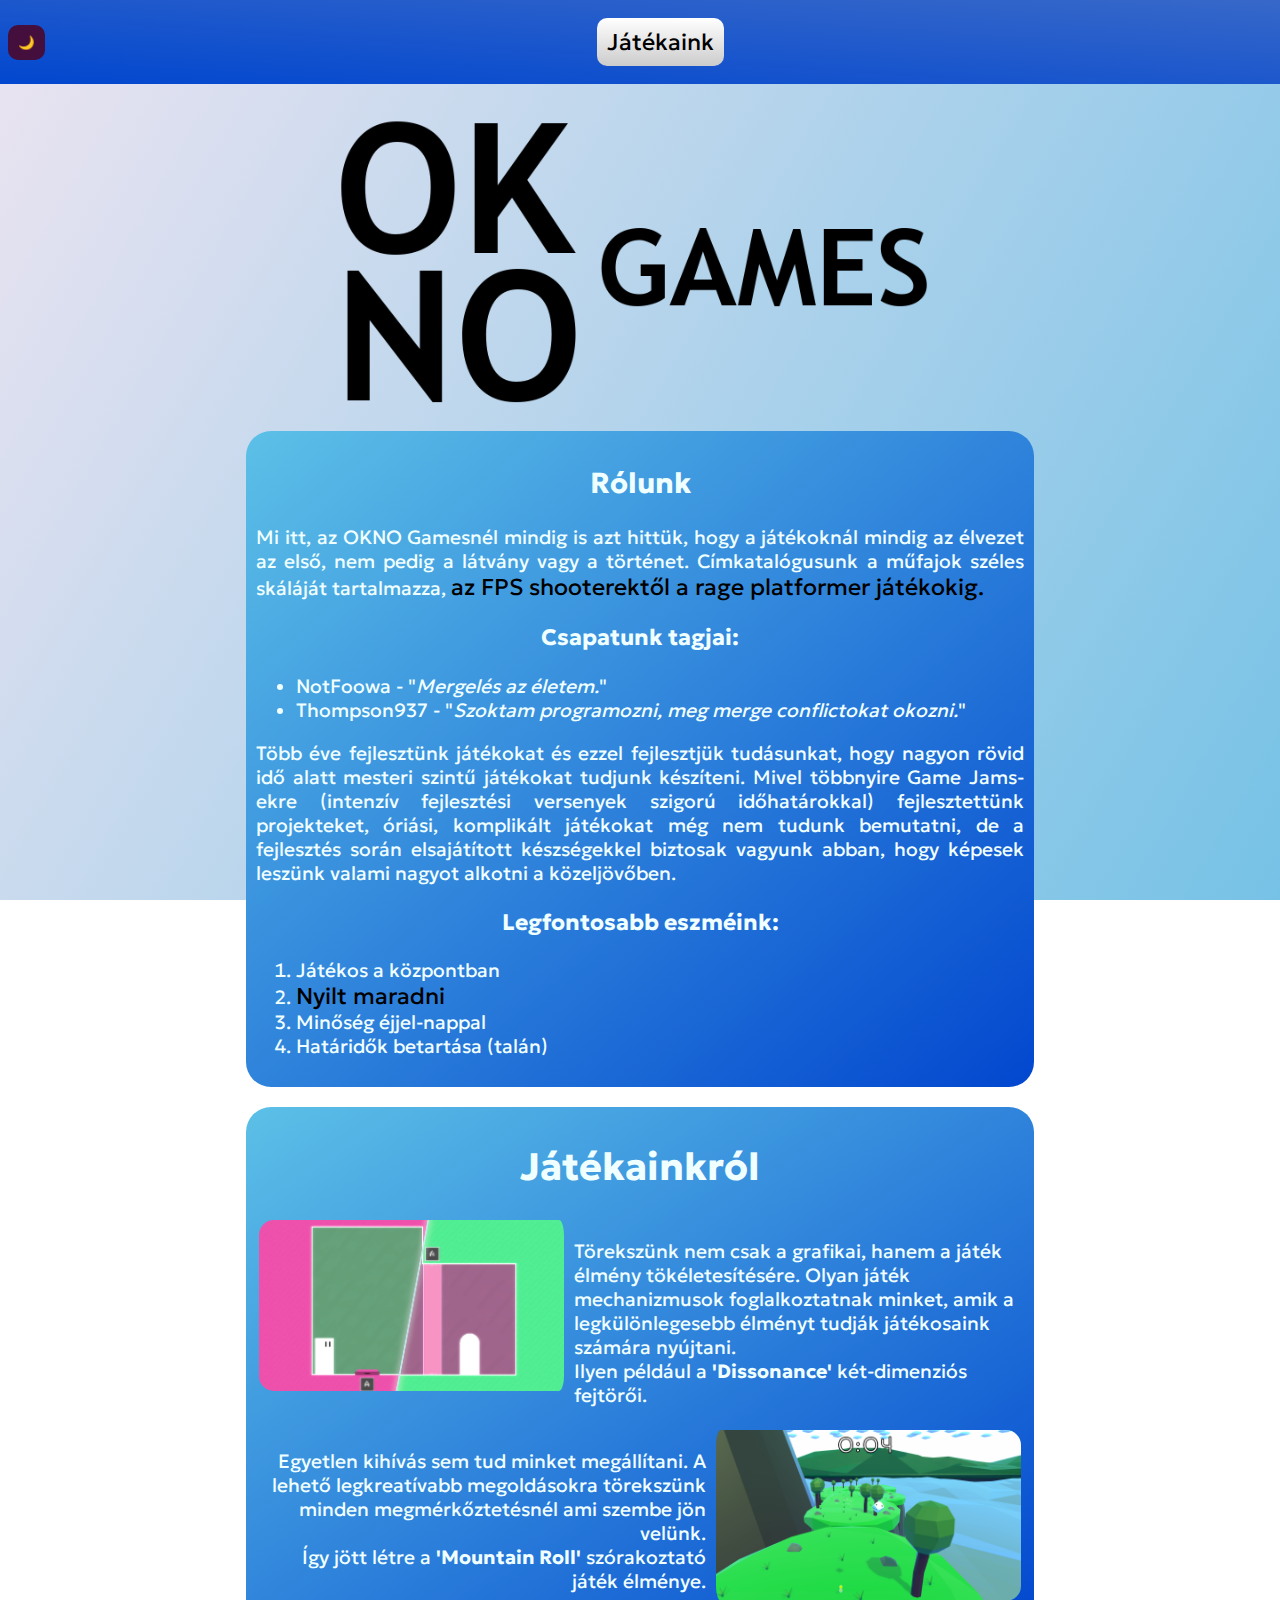
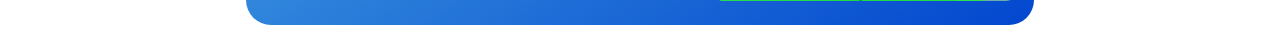
<file: index.html>
<!DOCTYPE html>
<html lang="hu">

<head>
    <meta charset="UTF-8">
    <meta http-equiv="X-UA-Compatible" content="IE=edge">
    <meta name="viewport" content="width=device-width, initial-scale=1.0">
    <link rel="stylesheet" href="style.css" id="pagestyle">
    <title>OKNO Főoldal</title>
    <script src="dascriptusmagnus.js"></script>
</head>

<body>
    <div class="menubar">
        <table>
            <tr>
                <td>
                    <button id="darkmode" onclick="toggleDarkMode()">
                        🌙
                    </button>
                </td>
                <td style="text-align: center; width: 100%;">
                    <a href="games.html" class="button">Játékaink</a>
                </td>
            </tr>
        </table>
    </div>
    <img src="grafikus/okno-cimkep.png" alt="" id="cimkep">
    <div class="bubble">
        <h2>Rólunk</h2>

        <p>
            Mi itt, az OKNO Gamesnél mindig is azt hittük, hogy a játékoknál mindig az élvezet az első, nem pedig a
            látvány vagy a történet. Címkatalógusunk a műfajok széles skáláját tartalmazza, <a href="#jatekainkrol">az FPS shooterektől a rage
            platformer játékokig.</a>
        </p>

        <h3>Csapatunk tagjai:</h3>
        <ul>
            <li>NotFoowa - "<i>Mergelés az életem.</i>" </li>
            <li>Thompson937 - "<i>Szoktam programozni, meg merge conflictokat okozni.</i>" </li>
        </ul>

        <p>
            Több éve fejlesztünk játékokat és ezzel fejlesztjük tudásunkat, hogy nagyon rövid idő alatt mesteri szintű
            játékokat tudjunk készíteni. Mivel többnyire Game Jams-ekre (intenzív fejlesztési versenyek szigorú
            időhatárokkal) fejlesztettünk projekteket, óriási, komplikált játékokat még nem tudunk bemutatni, de a
            fejlesztés során elsajátított készségekkel biztosak vagyunk abban, hogy képesek leszünk valami nagyot
            alkotni a közeljövőben.
        </p>

        <h3>Legfontosabb eszméink:</h3>
        <ol>
            <li>Játékos a központban</li>
            <li><a href="style.css">Nyilt maradni</a></li>
            <li>Minőség éjjel-nappal</li>
            <li>Határidők betartása (talán)</li>
        </ol>
    </div>

    <div class="bubble" id="jatekainkrol">
        <h1>Játékainkról</h1>
        <table>
            <tr>
                <td>
                    <img src="grafikus/gaming1.png" alt="Kép a Dissonance cimű játékunkról" class="roundedimg" style="float: left; width: 40%; padding-right: 10px;">
                    
                    <p style="text-align: left;">
                        Törekszünk nem csak a grafikai, hanem a játék élmény tökéletesítésére. Olyan játék mechanizmusok foglalkoztatnak minket, amik a legkülönlegesebb élményt tudják játékosaink számára nyújtani.<br>Ilyen például a <b>'Dissonance'</b> két-dimenziós fejtörői.  
                    </p>
                </td>
            </tr>
            <tr>
                <td>
                    <img src="grafikus/gaming2.png" alt="Kép a Mountain Roll cimű játékunkról" class="roundedimg" style="float: right; width: 40%; padding-left: 10px;">
                    <p style="text-align: right;">
                        Egyetlen kihívás sem tud minket megállítani. A lehető legkreatívabb megoldásokra törekszünk minden megmérkőztetésnél ami szembe jön velünk.<br>Így jött létre a <b>'Mountain Roll'</b> szórakoztató játék élménye.
                    </p>
                </td>
            </tr>
        </table>
    </div>
    &nbsp;
</body>

</html>
</file>
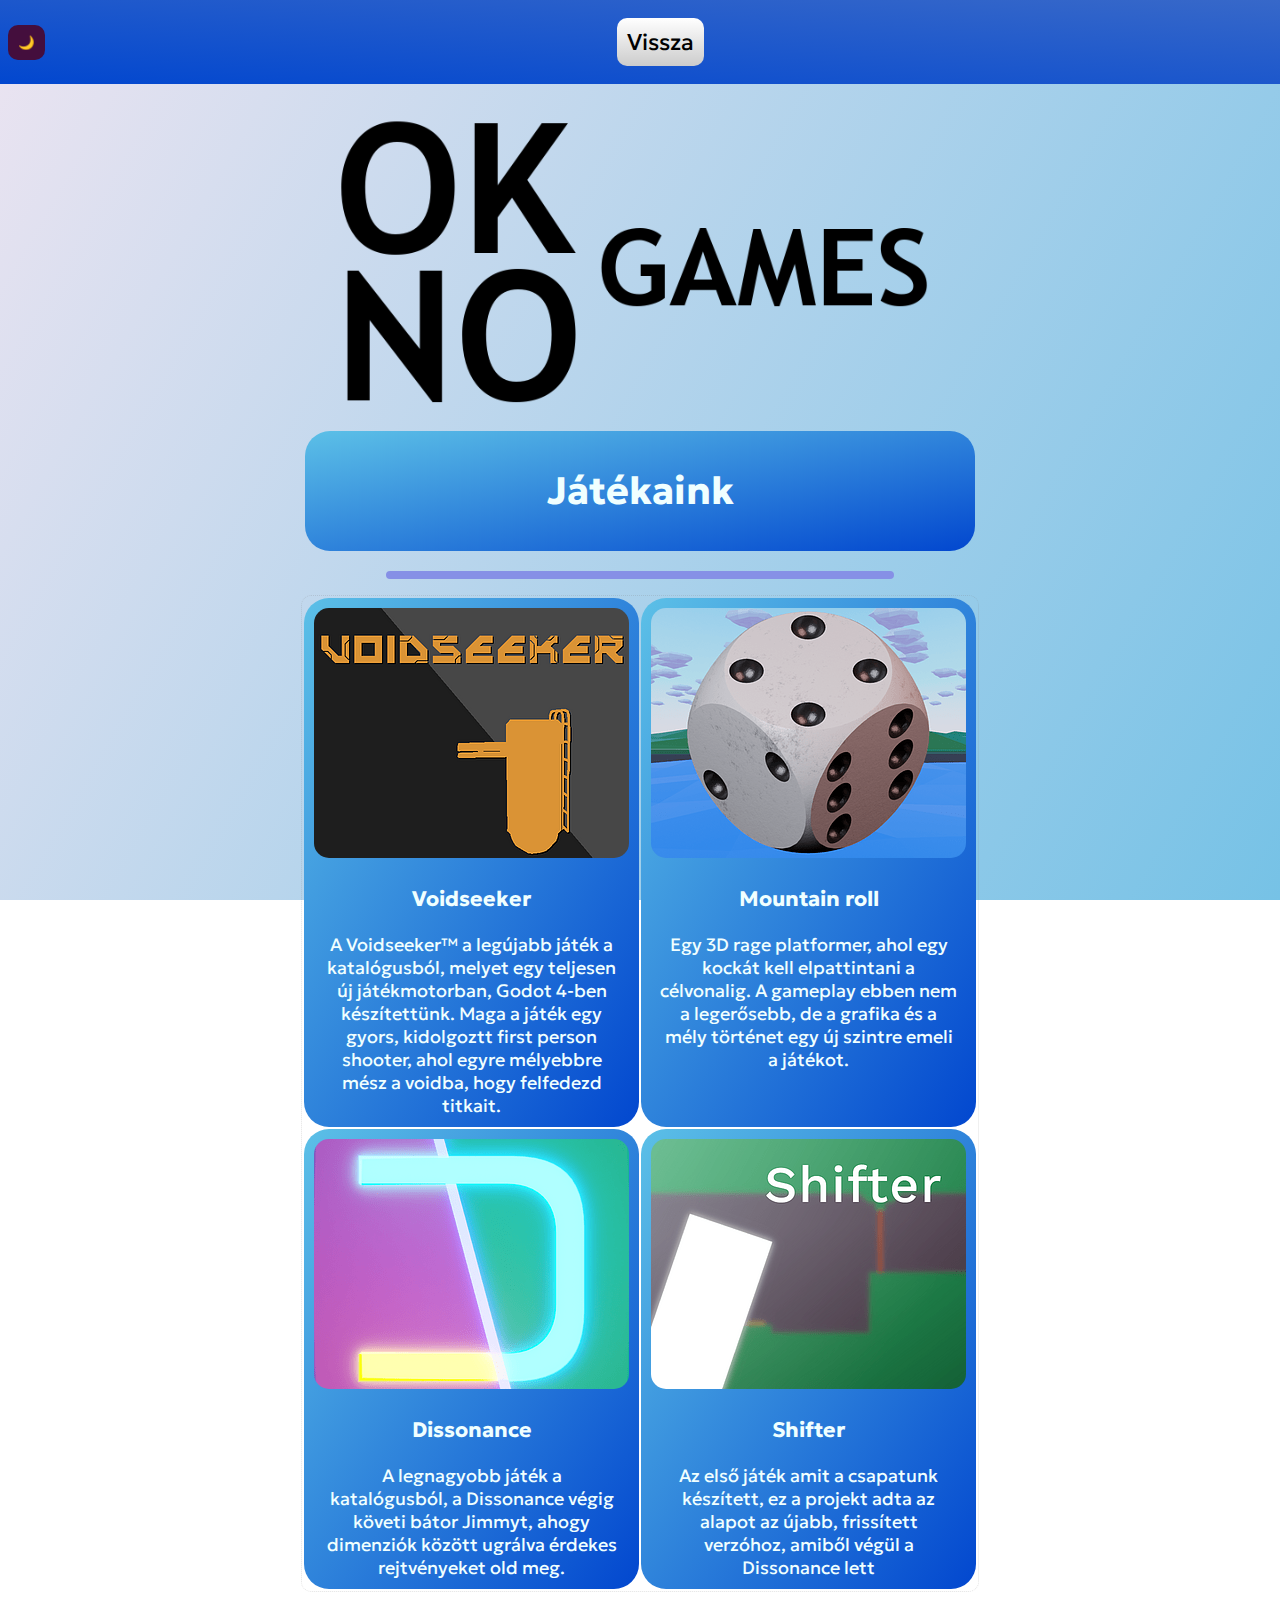
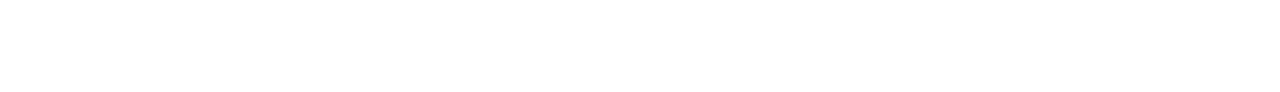
<file: games.html>
<!DOCTYPE html>
<html lang="hu">

<head>
    <meta charset="UTF-8">
    <meta http-equiv="X-UA-Compatible" content="IE=edge">
    <meta name="viewport" content="width=device-width, initial-scale=1.0">
    <link rel="stylesheet" href="style.css" id="pagestyle">
    <title>Játékok</title>
    <script src="dascriptusmagnus.js"></script>
</head>

<body>
    <div class="menubar">
        <table>
            <tr>
                <td>
                    <button id="darkmode" onclick="toggleDarkMode()">
                        🌙
                    </button>
                </td>
                <td style="text-align: center; width: 100%;">
                    <a href="index.html" class="button">Vissza</a>
                </td>
            </tr>
        </table>
    </div>
    <img src="grafikus/okno-cimkep.png" alt="" id="cimkep">
    <div class="bubble" style="width: 650px; margin-bottom: 20px;">
        <h1>Játékaink</h1>
    </div>
    <hr>
    <table style="text-align: center; margin: auto; margin-bottom: 100px; border-spacing: 2px; border: 1px dotted rgba(125, 125, 125, 0.219); border-radius: 10px;">
        <tr>
            <td class="bubblesimple">
                <a href="https://okno-games.itch.io/voidseeker"><img src="grafikus/voidseeker.png" alt="Kép a VOIDSEEKER cimű játékunkról" title="VOIDSEEKER Itch.io oldala"
                        class="roundedimg"></a>
                <div class="subtext">
                    <h3>Voidseeker</h3>
                    A Voidseeker™ a legújabb játék a katalógusból, melyet egy teljesen új játékmotorban, Godot 4-ben készítettünk. Maga a játék egy gyors, kidolgoztt first person shooter, ahol egyre mélyebbre mész a voidba, hogy felfedezd titkait.
                </div>
            </td>
            <td class="bubblesimple">
                <a href="https://okno-games.itch.io/mountain-roll"><img src="grafikus/mountainroll.png" alt="Kép a Mountain Roll cimű játékunkról" title="Mountain Roll Itch.io oldala"
                        class="roundedimg"></a>
                <div class="subtext">
                    <h3>Mountain roll</h3>
                    Egy 3D rage platformer, ahol egy kockát kell elpattintani a célvonalig. A gameplay ebben nem a legerősebb, de a grafika és a mély történet egy új szintre emeli a játékot.
                </div>

            </td>
        </tr>
        <tr>
            <td class="bubblesimple">
                <a href="https://okno-games.itch.io/dissonance"><img src="grafikus/dissonance.png" alt="Kép a Dissonance cimű játékunkról" title="Dissonance Itch.io oldala"
                        class="roundedimg"></a>
                <div class="subtext">
                    <h3>Dissonance</h3>
                    A legnagyobb játék a katalógusból, a Dissonance végig követi bátor Jimmyt, ahogy dimenziók között ugrálva érdekes rejtvényeket old meg.
                </div>
            </td>
            <td class="bubblesimple">
                <a href="https://okno-games.itch.io/shifter"><img src="grafikus/shifter.png" alt="Kép a Shifter cimű játékunkról" title="Shifter Itch.io oldala"
                        class="roundedimg"></a>
                <div class="subtext">
                    <h3>Shifter</h3>
                    Az első játék amit a csapatunk készített, ez a projekt adta az alapot az újabb, frissített verzóhoz, amiből végül a Dissonance lett
                </div>
            </td>
        </tr>
    </table>

</body>

</html>
</file>
<file: style.css>
@import url('https://fonts.googleapis.com/css2?family=Geologica:wght@300&display=swap');

body
{
    font-family: 'Geologica', sans-serif;
    height: 100%;
    background-image: linear-gradient(120deg, rgb(236, 228, 241), rgb(118, 194, 230));
    background-repeat: no-repeat;
    background-attachment: fixed;
    margin: 0%;
    /*I'm blind so I enlarged the tex :P*/
    font-size: larger;
}

hr
{
    border: 4px solid rgb(134, 144, 230);
    border-radius: 8px;
    margin-bottom: 16px;
    width: 500px;
}

.menubar
{
    background-color: #0247cf;
    background-image: linear-gradient(to bottom left, #3768c9, #0247cf);
    padding: 5px;
    padding-top: 15px;
    padding-bottom: 15px;
    margin-bottom: 25px;
}

.bubble
{
    margin: auto;
    border-radius: 25px;
    color: azure;
    width: 60%;

    padding: 10px;
    margin-top: 20px;
    text-align: center;

    background-image: linear-gradient(to bottom right, #5cc0e7, #0247cf);
}

.bubblesimple
{
    border-radius: 25px;
    color: azure;

    padding: 10px;
    margin-top: 20px;
    text-align: center;

    background-image: linear-gradient(to bottom right, #5cc0e7, #0247cf);
    vertical-align: top;
}

.subtext
{
    width: 300px;
    margin: auto;
    word-wrap: break-word;
    font-size: 18px;
}

tr
{
    padding: 3px;
}

.roundedimg
{
    border-radius: 15px;
}

p
{
    text-align: justify;
}

li
{
    text-align: left;    
}

#cimkep
{
    width: 50%;
    margin: auto;
    display: block;
}

#darkmode
{
    background-color: #440e3d;
    border: none;
    border-radius: 10px;
    padding: 10px;
    transition-duration: 200ms;
}

#goplaces
{
    background-color: #440e3d;
    color: white;
    border: none;
    border-radius: 10px;
    padding: 10px;
    font-size: large;
}

#darkmode:hover
{
    background-color: #5e1554;
    border: none;
    border-radius: 10px;
    padding: 10px;
    transition-duration: 200ms;
}

a:link 
{
    color: rgb(0, 0, 0);
    font-size: larger;
    text-decoration: none;
    transition-duration: 100ms;
}


a:visited 
{
    color: rgb(0, 0, 0);
}

a:hover 
{
    color: rgb(136, 96, 96);
    transition-duration: 100ms;
}

a:active 
{
    color: rgb(22, 221, 22);
    text-decoration: line-through;
}

a.button
{
    appearance: button;
    /*background-color: #E1E1F0;*/
    padding: 10px;
    border-radius: 10px;
    background-image: linear-gradient(180deg, #FFFFFF, #cccccc);
}
</file>
